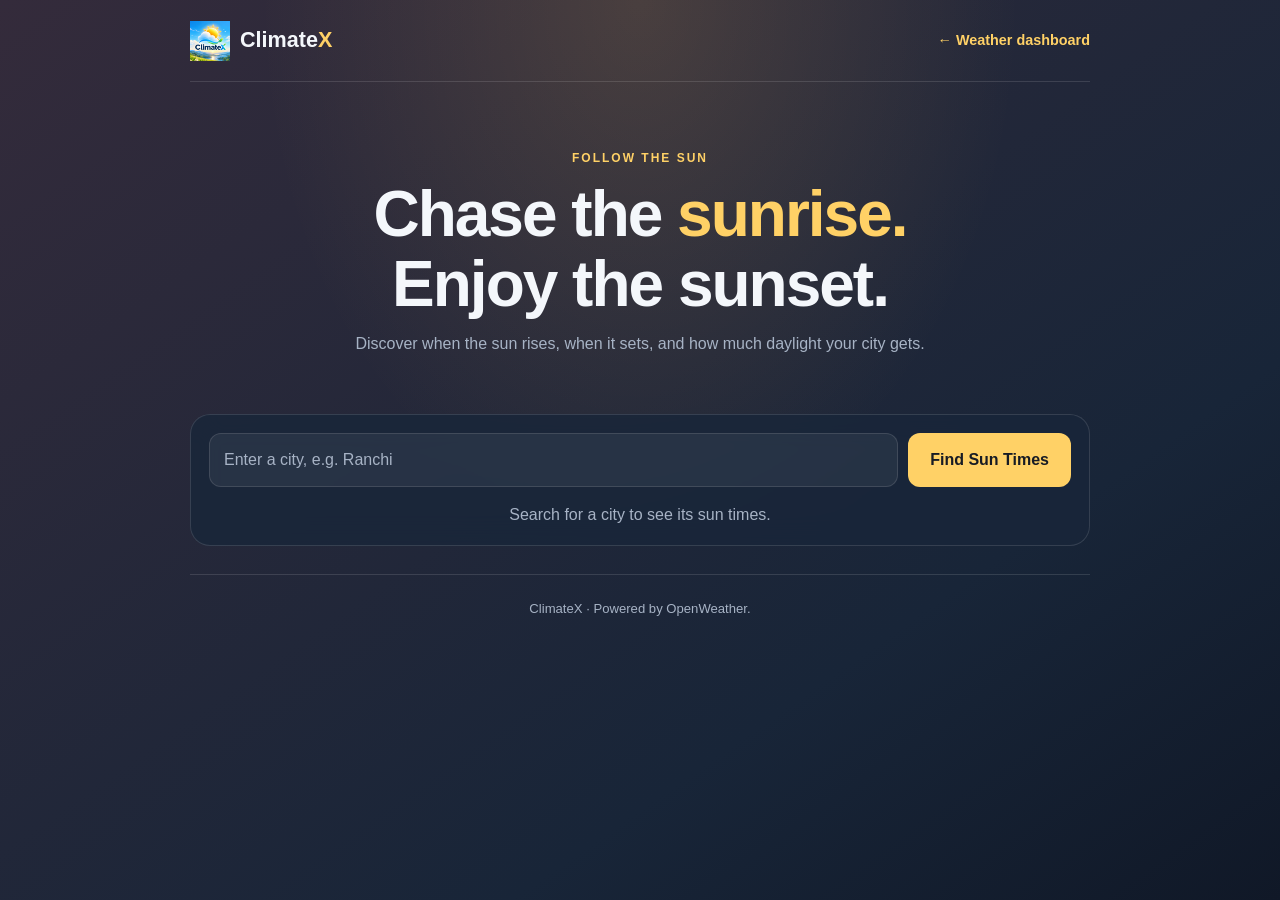
<file: sun-times.html>
<!DOCTYPE html>
<html lang="en">
<head>
    <meta charset="UTF-8">
    <meta name="viewport" content="width=device-width, initial-scale=1.0">
    <meta name="theme-color" content="#101827">
    <meta name="description" content="Explore sunrise, sunset and daylight duration with ClimateX.">
    <title>Sunrise & Sunset | ClimateX</title>

    <style>
        :root {
            --accent: #ffd166;
            --text: #f4f7fb;
            --muted: #a7b3c5;
            --border: rgba(255, 255, 255, 0.12);
            --surface: rgba(25, 38, 58, 0.82);
        }

        * { box-sizing: border-box; }

        body {
            margin: 0;
            min-height: 100vh;
            color: var(--text);
            background:
                radial-gradient(ellipse at 50% 0%, rgba(255, 190, 91, 0.15), transparent 42%),
                linear-gradient(145deg, #342b3b, #182538 70%, #101827);
            font-family: Inter, "Segoe UI", Arial, sans-serif;
            line-height: 1.5;
        }

        button, input { font: inherit; }

        button:focus-visible, input:focus-visible, a:focus-visible {
            outline: 2px solid var(--accent);
            outline-offset: 4px;
        }

        .container {
            width: min(900px, calc(100% - 32px));
            margin: 0 auto;
        }

        header {
            min-height: 82px;
            display: flex;
            align-items: center;
            justify-content: space-between;
            gap: 15px;
            border-bottom: 1px solid var(--border);
        }

        .brand {
            display: flex;
            align-items: center;
            gap: 10px;
            color: var(--text);
            font-size: 1.35rem;
            font-weight: 800;
            text-decoration: none;
        }

        .brand img {
            width: 40px;
            height: 40px;
            object-fit: contain;
        }

        .brand-x { color: var(--accent); }

        .back-link {
            color: var(--accent);
            font-size: 0.9rem;
            font-weight: 700;
            text-decoration: none;
        }

        .hero {
            padding: 55px 0 30px;
            text-align: center;
        }

        .eyebrow {
            color: var(--accent);
            font-size: 0.75rem;
            font-weight: 800;
            letter-spacing: 2px;
        }

        h1 {
            margin: 12px 0;
            font-size: clamp(2.3rem, 6vw, 4rem);
            line-height: 1.1;
            letter-spacing: -2px;
        }

        h1 span { color: var(--accent); }

        .intro {
            max-width: 580px;
            margin: 0 auto;
            color: var(--muted);
        }

        .search-panel {
            margin: 28px auto;
            padding: 18px;
            border: 1px solid var(--border);
            border-radius: 20px;
            background: var(--surface);
            backdrop-filter: blur(15px);
        }

        form {
            display: flex;
            gap: 10px;
        }

        input {
            width: 100%;
            min-width: 0;
            padding: 14px;
            border: 1px solid var(--border);
            border-radius: 12px;
            color: var(--text);
            background: rgba(255, 255, 255, 0.06);
        }

        input::placeholder { color: var(--muted); }

        .search-button {
            flex-shrink: 0;
            padding: 0 22px;
            border: 0;
            border-radius: 12px;
            color: #171b24;
            background: var(--accent);
            font-weight: 800;
            cursor: pointer;
        }

        .search-button:disabled { opacity: 0.6; cursor: wait; }

        .status {
            margin: 16px 0 0;
            color: var(--muted);
            text-align: center;
        }

        .error {
            padding: 12px;
            border: 1px solid rgba(255, 142, 155, 0.3);
            border-radius: 12px;
            color: #ff9eaa;
            background: rgba(255, 80, 100, 0.07);
            text-align: center;
        }

        .results { padding-bottom: 36px; }

        .location-heading {
            margin: 24px 0 16px;
            text-align: center;
        }

        .location-heading h2 {
            margin: 0;
            font-size: 1.8rem;
        }

        .location-heading p {
            margin: 5px 0;
            color: var(--muted);
        }

        .sun-grid {
            display: grid;
            grid-template-columns: repeat(2, minmax(0, 1fr));
            gap: 16px;
        }

        .sun-card {
            position: relative;
            overflow: hidden;
            min-height: 235px;
            padding: 24px;
            border: 1px solid var(--border);
            border-radius: 22px;
            background: var(--surface);
            box-shadow: 0 20px 50px rgba(0, 0, 0, 0.18);
            animation: appear 0.5s ease both;
        }

        .sun-card.sunset { animation-delay: 0.1s; }

        .sun-card::after {
            position: absolute;
            right: -35px;
            bottom: -65px;
            width: 180px;
            height: 180px;
            border-radius: 50%;
            background: radial-gradient(circle, rgba(255, 209, 102, 0.14), transparent 70%);
            content: "";
            pointer-events: none;
        }

        .sun-icon {
            display: grid;
            width: 68px;
            height: 68px;
            place-items: center;
            border: 1px solid rgba(255, 209, 102, 0.25);
            border-radius: 20px;
            background: rgba(255, 209, 102, 0.08);
            font-size: 2.4rem;
        }

        .sun-card h3 {
            margin: 22px 0 4px;
            color: var(--muted);
            font-size: 0.95rem;
            font-weight: 650;
        }

        .sun-time {
            margin: 0;
            font-size: clamp(2rem, 5vw, 3rem);
            font-weight: 750;
            letter-spacing: -1px;
        }

        .sun-subtitle {
            margin: 8px 0 0;
            color: var(--muted);
            font-size: 0.84rem;
        }

        .daylight-card {
            margin-top: 16px;
            padding: 25px;
            border: 1px solid var(--border);
            border-radius: 22px;
            background: var(--surface);
        }

        .daylight-top {
            display: flex;
            align-items: center;
            justify-content: space-between;
            gap: 15px;
        }

        .daylight-top h3 {
            margin: 0;
            font-size: 1rem;
        }

        .daylight-value {
            margin: 5px 0;
            color: var(--accent);
            font-size: clamp(2rem, 5vw, 3rem);
            font-weight: 800;
        }

        .daylight-copy {
            margin: 5px 0 18px;
            color: var(--muted);
            font-size: 0.88rem;
        }

        .daylight-track {
            height: 12px;
            overflow: hidden;
            border-radius: 999px;
            background: rgba(255, 255, 255, 0.09);
        }

        .daylight-progress {
            width: 0;
            height: 100%;
            border-radius: inherit;
            background: linear-gradient(90deg, #f8a85b, #ffd166, #ffdc86);
            transition: width 0.8s ease;
        }

        .daylight-labels {
            display: flex;
            justify-content: space-between;
            gap: 10px;
            margin-top: 9px;
            color: var(--muted);
            font-size: 0.78rem;
        }

        .note {
            margin: 18px 0 0;
            color: var(--muted);
            font-size: 0.8rem;
            text-align: center;
        }

        footer {
            padding: 24px 0;
            border-top: 1px solid var(--border);
            color: var(--muted);
            font-size: 0.82rem;
            text-align: center;
        }

        footer p { margin: 0; }

        [hidden] { display: none !important; }

        @keyframes appear {
            from { opacity: 0; transform: translateY(12px); }
            to { opacity: 1; transform: translateY(0); }
        }

        @media (max-width: 540px) {
            .container { width: calc(100% - 24px); }
            header { min-height: 72px; }
            .brand { font-size: 1.15rem; }
            .brand img { width: 34px; height: 34px; }
            .back-link { font-size: 0.8rem; }
            .hero { padding-top: 42px; }
            form { flex-direction: column; }
            .search-button { min-height: 46px; }
            .sun-grid { grid-template-columns: 1fr; }
            .sun-card { min-height: 205px; }
            .daylight-card { padding: 19px; }
        }

        @media (prefers-reduced-motion: reduce) {
            *, *::before, *::after {
                animation-duration: 0.01ms !important;
                animation-iteration-count: 1 !important;
                transition-duration: 0.01ms !important;
            }
        }
    </style>
</head>
<body>
    <div class="container">
        <header>
            <a href="index.html" class="brand">
                <img src="image/logo.png" alt="ClimateX logo">
                <span>Climate<span class="brand-x">X</span></span>
            </a>
            <a href="index.html" class="back-link">← Weather dashboard</a>
        </header>

        <main>
            <section class="hero">
                <p class="eyebrow">FOLLOW THE SUN</p>
                <h1>Chase the <span>sunrise.</span><br>Enjoy the sunset.</h1>
                <p class="intro">
                    Discover when the sun rises, when it sets, and how much daylight your city gets.
                </p>
            </section>

            <section class="search-panel">
                <form id="sunForm">
                    <label for="cityInput" hidden>City name</label>
                    <input
                        id="cityInput"
                        type="text"
                        placeholder="Enter a city, e.g. Ranchi"
                        maxlength="80"
                        autocomplete="off"
                        required
                    >
                    <button id="searchButton" class="search-button" type="submit">
                        Find Sun Times
                    </button>
                </form>
                <p id="statusMessage" class="status" role="status" aria-live="polite">
                    Search for a city to see its sun times.
                </p>
            </section>

            <section id="results" class="results" hidden>
                <div class="location-heading">
                    <h2 id="locationName"></h2>
                    <p id="localDate"></p>
                </div>

                <div class="sun-grid">
                    <article class="sun-card">
                        <div class="sun-icon" aria-hidden="true">🌅</div>
                        <h3>Sunrise</h3>
                        <p id="sunriseTime" class="sun-time">--:--</p>
                        <p class="sun-subtitle">The start of daylight</p>
                    </article>

                    <article class="sun-card sunset">
                        <div class="sun-icon" aria-hidden="true">🌇</div>
                        <h3>Sunset</h3>
                        <p id="sunsetTime" class="sun-time">--:--</p>
                        <p class="sun-subtitle">The end of daylight</p>
                    </article>
                </div>

                <article class="daylight-card">
                    <div class="daylight-top">
                        <h3>Today's daylight</h3>
                        <span aria-hidden="true">☀️</span>
                    </div>
                    <p id="daylightDuration" class="daylight-value">--</p>
                    <p id="daylightDescription" class="daylight-copy">
                        Total time between sunrise and sunset.
                    </p>
                    <div
                        class="daylight-track"
                        role="progressbar"
                        aria-label="Daylight as a proportion of 24 hours"
                        aria-valuemin="0"
                        aria-valuemax="100"
                        aria-valuenow="0"
                    >
                        <div id="daylightProgress" class="daylight-progress"></div>
                    </div>
                    <div class="daylight-labels">
                        <span>00:00</span>
                        <span>24:00</span>
                    </div>
                </article>

                <p class="note">
                    Times are displayed in the selected city's local time zone.
                    Daylight duration is calculated from the sunrise and sunset values returned by OpenWeather.
                </p>
            </section>
        </main>

        <footer>
            <p>ClimateX · Powered by OpenWeather.</p>
        </footer>
    </div>

    
    <script>
        
const API_URL = "/api/weather";

const form = document.getElementById("sunForm");
const cityInput = document.getElementById("cityInput");
const searchButton = document.getElementById("searchButton");
const statusMessage = document.getElementById("statusMessage");
const results = document.getElementById("results");

const locationName = document.getElementById("locationName");
const localDate = document.getElementById("localDate");
const sunriseTime = document.getElementById("sunriseTime");
const sunsetTime = document.getElementById("sunsetTime");
const daylightDuration = document.getElementById("daylightDuration");
const daylightDescription = document.getElementById("daylightDescription");
const daylightProgress = document.getElementById("daylightProgress");
const daylightTrack = document.querySelector(".daylight-track");

let requestId = 0;

function setStatus(message, isError = false) {
    statusMessage.textContent = message;
    statusMessage.className = isError ? "status error" : "status";
}

function formatCityTime(unixSeconds, timezoneOffset) {
    const cityDate = new Date(
        (unixSeconds + timezoneOffset) * 1000
    );

    return cityDate.toLocaleTimeString("en-GB", {
        hour: "2-digit",
        minute: "2-digit",
        hour12: true,
        timeZone: "UTC"
    });
}

function formatCityDate(unixSeconds, timezoneOffset) {
    const cityDate = new Date(
        (unixSeconds + timezoneOffset) * 1000
    );

    return cityDate.toLocaleDateString("en-GB", {
        weekday: "long",
        day: "numeric",
        month: "long",
        year: "numeric",
        timeZone: "UTC"
    });
}

function formatDuration(totalSeconds) {
    const totalMinutes = Math.floor(totalSeconds / 60);
    const hours = Math.floor(totalMinutes / 60);
    const minutes = totalMinutes % 60;

    return `${hours}h ${minutes}m`;
}

async function loadSunTimes(city) {
    const currentRequest = ++requestId;

    searchButton.disabled = true;
    searchButton.textContent = "Loading...";
    results.hidden = true;
    setStatus("Finding sunrise and sunset times...");

    try {
        const url = `${API_URL}?q=${encodeURIComponent(city)}`;
        const response = await fetch(url);
        const data = await response.json();

        if (currentRequest !== requestId) {
            return;
        }

        if (!response.ok) {
            if (response.status === 404) {
                throw new Error(
                    "City not found. Check the spelling and try again."
                );
            }

            if (response.status === 401) {
                throw new Error(
                    "The weather service rejected its server API key. Check OPENWEATHER_API_KEY."
                );
            }

            if (response.status === 429) {
                throw new Error(
                    "Too many requests. Please wait and try again."
                );
            }

            if (response.status === 503) {
                throw new Error(
                    "The server API key is not configured yet."
                );
            }

            throw new Error(
                data.message || "Unable to retrieve weather data."
            );
        }

        const sunrise = data.sys?.sunrise;
        const sunset = data.sys?.sunset;
        const timezoneOffset = data.timezone || 0;

        if (
            !Number.isFinite(sunrise) ||
            !Number.isFinite(sunset) ||
            sunset < sunrise
        ) {
            throw new Error(
                "Sunrise and sunset data are unavailable for this location."
            );
        }

        const durationSeconds = sunset - sunrise;
        const durationHours = durationSeconds / 3600;

        const daylightPercentage = Math.min(
            100,
            Math.max(0, (durationSeconds / 86400) * 100)
        );

        locationName.textContent =
            `${data.name}${data.sys?.country ? ", " + data.sys.country : ""}`;

        localDate.textContent = formatCityDate(
            data.dt,
            timezoneOffset
        );

        sunriseTime.textContent = formatCityTime(
            sunrise,
            timezoneOffset
        );

        sunsetTime.textContent = formatCityTime(
            sunset,
            timezoneOffset
        );

        daylightDuration.textContent = formatDuration(durationSeconds);

        daylightDescription.textContent =
            `Approximately ${durationHours.toFixed(2)} hours of daylight today.`;

        daylightProgress.style.width = `${daylightPercentage}%`;

        daylightTrack.setAttribute(
            "aria-valuenow",
            String(Math.round(daylightPercentage))
        );

        results.hidden = false;
        setStatus(`Sun times loaded for ${data.name}.`);

    } catch (error) {
        if (currentRequest !== requestId) {
            return;
        }

        setStatus(
            error.message || "Unable to load sun times. Please try again.",
            true
        );

    } finally {
        if (currentRequest === requestId) {
            searchButton.disabled = false;
            searchButton.textContent = "Find Sun Times";
        }
    }
}

form.addEventListener("submit", event => {
    event.preventDefault();

    const city = cityInput.value.trim();

    if (!city) {
        setStatus("Please enter a city name.", true);
        cityInput.focus();
        return;
    }

    loadSunTimes(city);
});

    </script>
</body>
</html>
</file>
